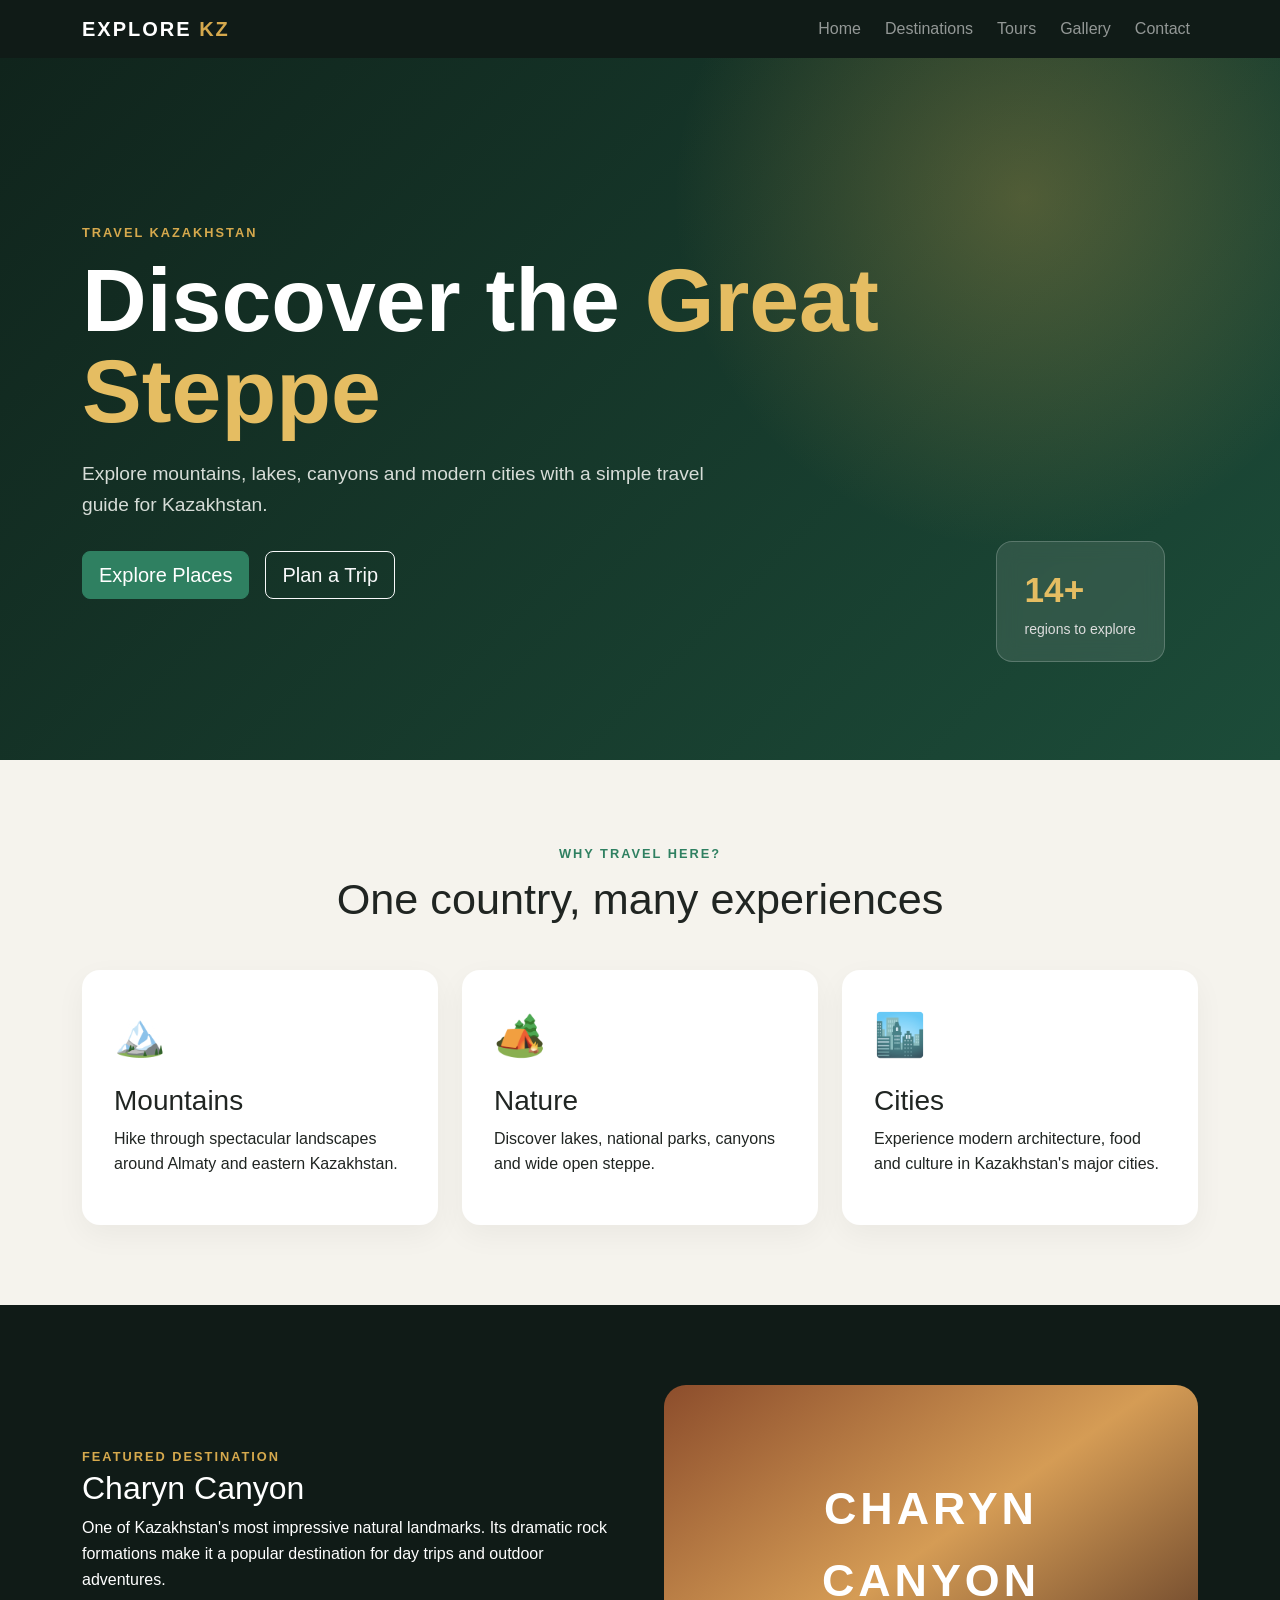
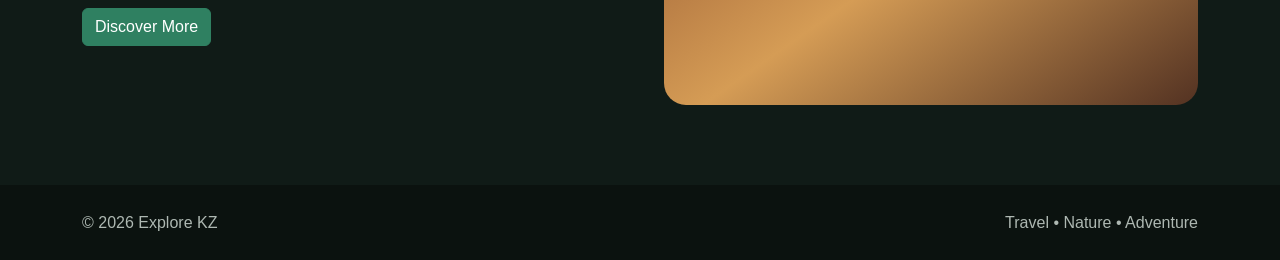
<file: index.html>
<!DOCTYPE html>
<html lang="en">
<head>
<meta charset="UTF-8">
<meta name="viewport" content="width=device-width, initial-scale=1.0">
<title>Home | Explore KZ</title>
<link href="https://cdn.jsdelivr.net/npm/bootstrap@5.3.3/dist/css/bootstrap.min.css" rel="stylesheet">
<link rel="stylesheet" href="styles.css">
</head>
<body>
<nav class="navbar navbar-expand-lg navbar-dark custom-nav sticky-top">
<div class="container">
<a class="navbar-brand fw-bold" href="index.html">EXPLORE <span>KZ</span></a>
<button class="navbar-toggler" type="button" data-bs-toggle="collapse" data-bs-target="#nav"><span class="navbar-toggler-icon"></span></button>
<div class="collapse navbar-collapse" id="nav">
<ul class="navbar-nav ms-auto">
<li class="nav-item"><a class="nav-link" href="index.html">Home</a></li>
<li class="nav-item"><a class="nav-link" href="destinations.html">Destinations</a></li>
<li class="nav-item"><a class="nav-link" href="tours.html">Tours</a></li>
<li class="nav-item"><a class="nav-link" href="gallery.html">Gallery</a></li>
<li class="nav-item"><a class="nav-link" href="contact.html">Contact</a></li>
</ul>
</div>
</div>
</nav>
<main>
<section class="hero">
<div class="container hero-content">
<span class="eyebrow">TRAVEL KAZAKHSTAN</span>
<h1>Discover the <span>Great Steppe</span></h1>
<p>Explore mountains, lakes, canyons and modern cities with a simple travel guide for Kazakhstan.</p>
<div class="d-flex gap-3 flex-wrap">
<a href="destinations.html" class="btn btn-primary btn-lg">Explore Places</a>
<a href="contact.html" class="btn btn-outline-light btn-lg">Plan a Trip</a>
</div>
</div>
<div class="hero-badge"><strong>14+</strong><small>regions to explore</small></div>
</section>

<section class="section">
<div class="container">
<div class="section-title"><span>WHY TRAVEL HERE?</span><h2>One country, many experiences</h2></div>
<div class="feature-grid">
<article><div class="icon">🏔️</div><h3>Mountains</h3><p>Hike through spectacular landscapes around Almaty and eastern Kazakhstan.</p></article>
<article><div class="icon">🏕️</div><h3>Nature</h3><p>Discover lakes, national parks, canyons and wide open steppe.</p></article>
<article><div class="icon">🏙️</div><h3>Cities</h3><p>Experience modern architecture, food and culture in Kazakhstan's major cities.</p></article>
</div>
</div>
</section>

<section class="dark-section section">
<div class="container">
<div class="row align-items-center g-5">
<div class="col-lg-6"><span class="eyebrow">FEATURED DESTINATION</span><h2>Charyn Canyon</h2>
<p>One of Kazakhstan's most impressive natural landmarks. Its dramatic rock formations make it a popular destination for day trips and outdoor adventures.</p>
<a class="btn btn-primary" href="destinations.html">Discover More</a></div>
<div class="col-lg-6"><div class="canyon-visual"><span>CHARYN<br>CANYON</span></div></div>
</div>
</div>
</section>
</main><footer class="footer"><div class="container d-flex justify-content-between flex-wrap gap-2">
<span>© 2026 Explore KZ</span><span>Travel • Nature • Adventure</span>
</div></footer>
<script src="https://cdn.jsdelivr.net/npm/bootstrap@5.3.3/dist/js/bootstrap.bundle.min.js"></script>
</body></html>
</file>
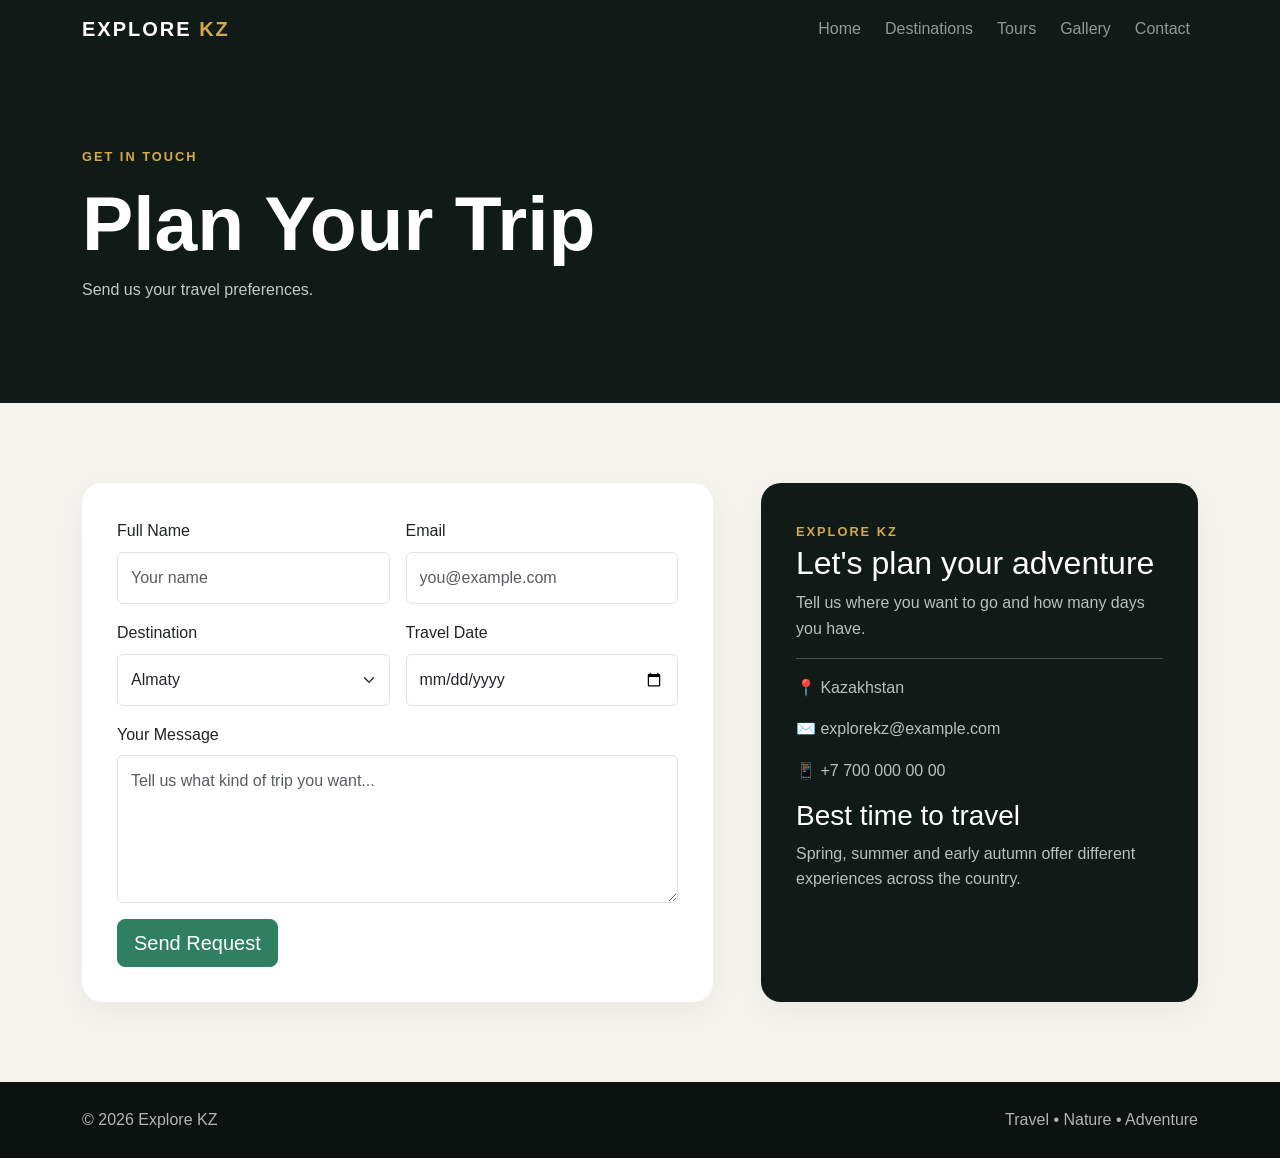
<file: contact.html>
<!DOCTYPE html>
<html lang="en">
<head>
<meta charset="UTF-8">
<meta name="viewport" content="width=device-width, initial-scale=1.0">
<title>Contact | Explore KZ</title>
<link href="https://cdn.jsdelivr.net/npm/bootstrap@5.3.3/dist/css/bootstrap.min.css" rel="stylesheet">
<link rel="stylesheet" href="styles.css">
</head>
<body>
<nav class="navbar navbar-expand-lg navbar-dark custom-nav sticky-top">
<div class="container">
<a class="navbar-brand fw-bold" href="index.html">EXPLORE <span>KZ</span></a>
<button class="navbar-toggler" type="button" data-bs-toggle="collapse" data-bs-target="#nav"><span class="navbar-toggler-icon"></span></button>
<div class="collapse navbar-collapse" id="nav">
<ul class="navbar-nav ms-auto">
<li class="nav-item"><a class="nav-link" href="index.html">Home</a></li>
<li class="nav-item"><a class="nav-link" href="destinations.html">Destinations</a></li>
<li class="nav-item"><a class="nav-link" href="tours.html">Tours</a></li>
<li class="nav-item"><a class="nav-link" href="gallery.html">Gallery</a></li>
<li class="nav-item"><a class="nav-link" href="contact.html">Contact</a></li>
</ul>
</div>
</div>
</nav>
<main>
<section class="page-header"><div class="container"><span class="eyebrow">GET IN TOUCH</span><h1>Plan Your Trip</h1><p>Send us your travel preferences.</p></div></section>
<section class="section"><div class="container"><div class="row g-5">
<div class="col-lg-7"><form class="contact-form" action="#" method="post">
<div class="row g-3">
<div class="col-md-6"><label for="name" class="form-label">Full Name</label><input id="name" name="name" class="form-control" type="text" placeholder="Your name" required></div>
<div class="col-md-6"><label for="email" class="form-label">Email</label><input id="email" name="email" class="form-control" type="email" placeholder="you@example.com" required></div>
<div class="col-md-6"><label for="destination" class="form-label">Destination</label><select id="destination" name="destination" class="form-select"><option>Almaty</option><option>Charyn Canyon</option><option>Burabay</option><option>Other</option></select></div>
<div class="col-md-6"><label for="date" class="form-label">Travel Date</label><input id="date" name="date" class="form-control" type="date"></div>
<div class="col-12"><label for="message" class="form-label">Your Message</label><textarea id="message" name="message" class="form-control" rows="5" placeholder="Tell us what kind of trip you want..."></textarea></div>
<div class="col-12"><button type="submit" class="btn btn-primary btn-lg">Send Request</button></div>
</div></form></div>
<div class="col-lg-5"><aside class="contact-card"><span class="eyebrow">EXPLORE KZ</span><h2>Let's plan your adventure</h2><p>Tell us where you want to go and how many days you have.</p><hr><p>📍 Kazakhstan</p><p>✉️ explorekz@example.com</p><p>📱 +7 700 000 00 00</p><h3>Best time to travel</h3><p>Spring, summer and early autumn offer different experiences across the country.</p></aside></div>
</div></div></section></main><footer class="footer"><div class="container d-flex justify-content-between flex-wrap gap-2">
<span>© 2026 Explore KZ</span><span>Travel • Nature • Adventure</span>
</div></footer>
<script src="https://cdn.jsdelivr.net/npm/bootstrap@5.3.3/dist/js/bootstrap.bundle.min.js"></script>
</body></html>
</file>
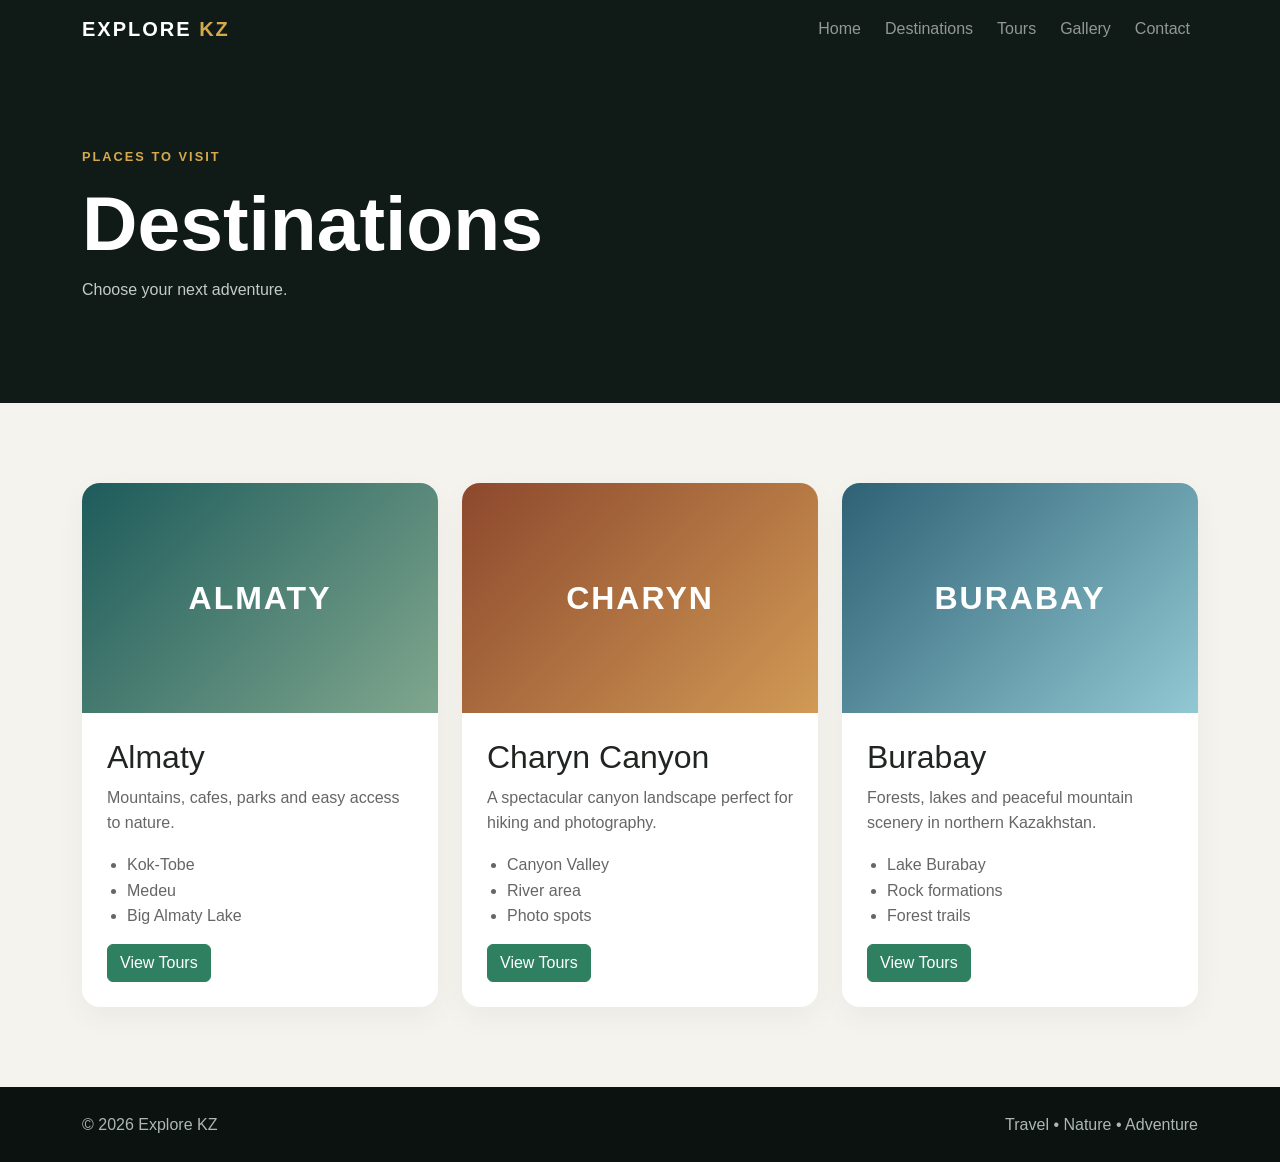
<file: destinations.html>
<!DOCTYPE html>
<html lang="en">
<head>
<meta charset="UTF-8">
<meta name="viewport" content="width=device-width, initial-scale=1.0">
<title>Destinations | Explore KZ</title>
<link href="https://cdn.jsdelivr.net/npm/bootstrap@5.3.3/dist/css/bootstrap.min.css" rel="stylesheet">
<link rel="stylesheet" href="styles.css">
</head>
<body>
<nav class="navbar navbar-expand-lg navbar-dark custom-nav sticky-top">
<div class="container">
<a class="navbar-brand fw-bold" href="index.html">EXPLORE <span>KZ</span></a>
<button class="navbar-toggler" type="button" data-bs-toggle="collapse" data-bs-target="#nav"><span class="navbar-toggler-icon"></span></button>
<div class="collapse navbar-collapse" id="nav">
<ul class="navbar-nav ms-auto">
<li class="nav-item"><a class="nav-link" href="index.html">Home</a></li>
<li class="nav-item"><a class="nav-link" href="destinations.html">Destinations</a></li>
<li class="nav-item"><a class="nav-link" href="tours.html">Tours</a></li>
<li class="nav-item"><a class="nav-link" href="gallery.html">Gallery</a></li>
<li class="nav-item"><a class="nav-link" href="contact.html">Contact</a></li>
</ul>
</div>
</div>
</nav>
<main>
<section class="page-header"><div class="container"><span class="eyebrow">PLACES TO VISIT</span><h1>Destinations</h1><p>Choose your next adventure.</p></div></section>
<section class="section"><div class="container"><div class="destination-grid">
<article class="destination-card"><div class="dest-img mountains">ALMATY</div><div class="dest-body"><h2>Almaty</h2><p>Mountains, cafes, parks and easy access to nature.</p><ul><li>Kok-Tobe</li><li>Medeu</li><li>Big Almaty Lake</li></ul><a href="tours.html" class="btn btn-primary">View Tours</a></div></article>
<article class="destination-card"><div class="dest-img canyon">CHARYN</div><div class="dest-body"><h2>Charyn Canyon</h2><p>A spectacular canyon landscape perfect for hiking and photography.</p><ul><li>Canyon Valley</li><li>River area</li><li>Photo spots</li></ul><a href="tours.html" class="btn btn-primary">View Tours</a></div></article>
<article class="destination-card"><div class="dest-img lakes">BURABAY</div><div class="dest-body"><h2>Burabay</h2><p>Forests, lakes and peaceful mountain scenery in northern Kazakhstan.</p><ul><li>Lake Burabay</li><li>Rock formations</li><li>Forest trails</li></ul><a href="tours.html" class="btn btn-primary">View Tours</a></div></article>
</div></div></section></main><footer class="footer"><div class="container d-flex justify-content-between flex-wrap gap-2">
<span>© 2026 Explore KZ</span><span>Travel • Nature • Adventure</span>
</div></footer>
<script src="https://cdn.jsdelivr.net/npm/bootstrap@5.3.3/dist/js/bootstrap.bundle.min.js"></script>
</body></html>
</file>
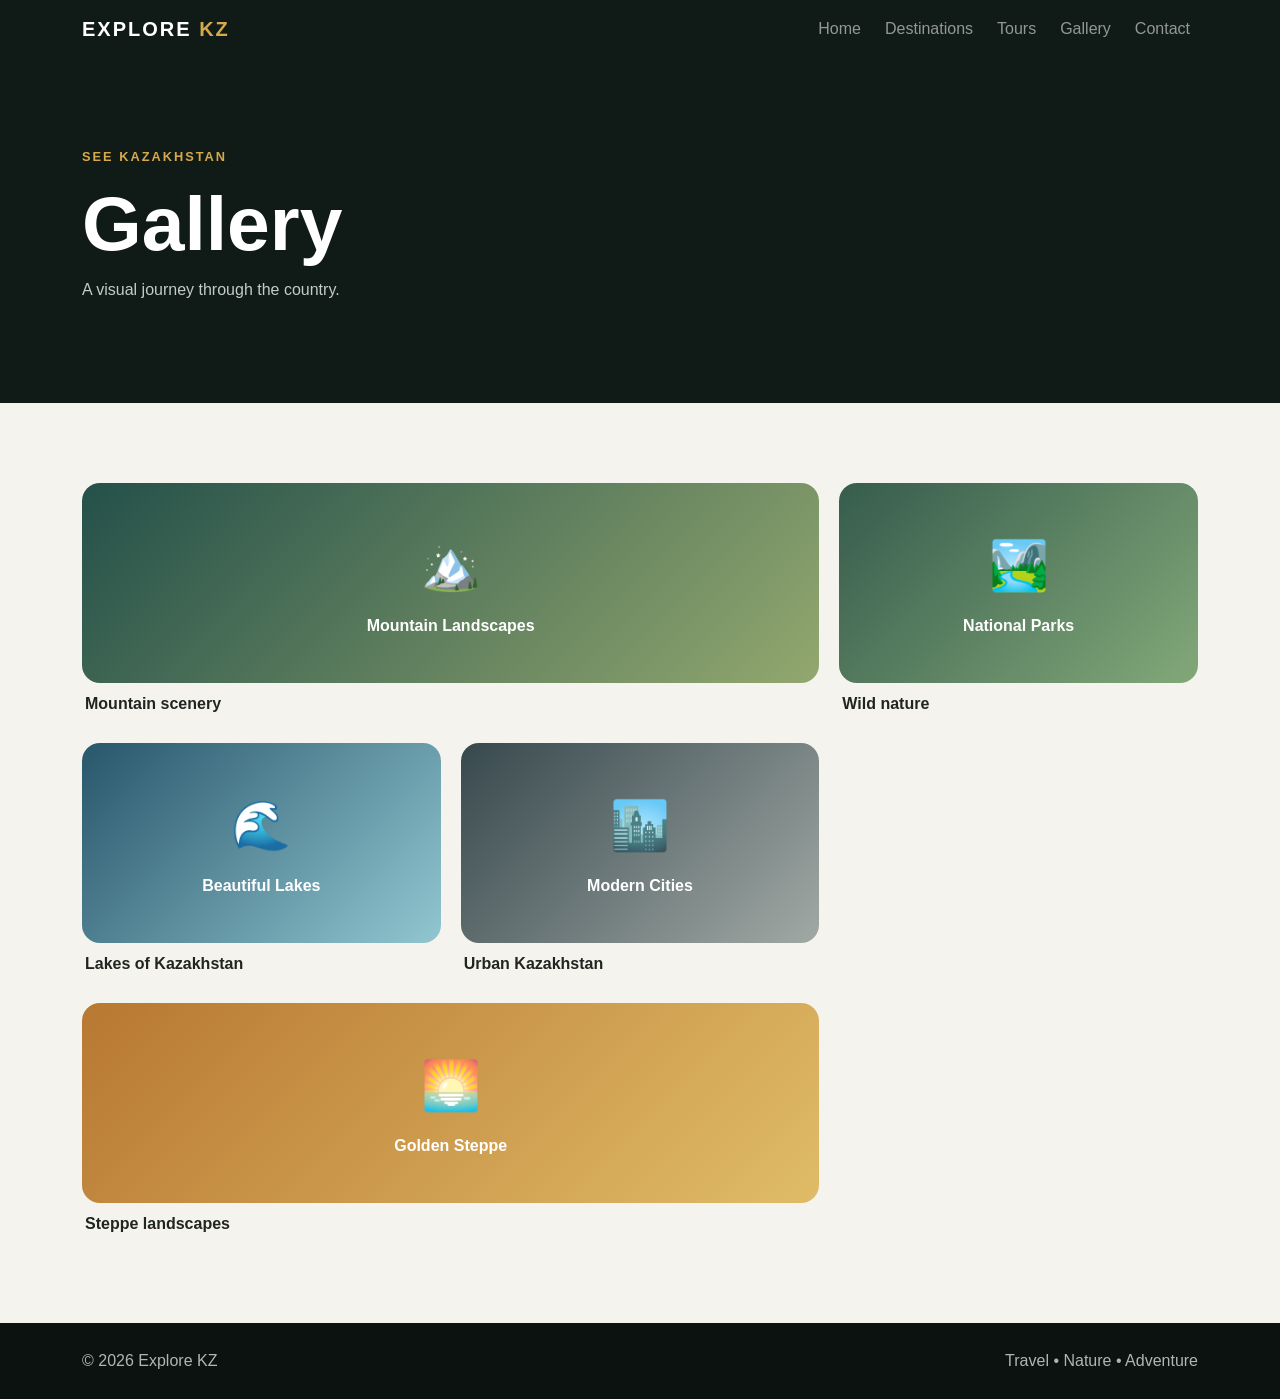
<file: gallery.html>
<!DOCTYPE html>
<html lang="en">
<head>
<meta charset="UTF-8">
<meta name="viewport" content="width=device-width, initial-scale=1.0">
<title>Gallery | Explore KZ</title>
<link href="https://cdn.jsdelivr.net/npm/bootstrap@5.3.3/dist/css/bootstrap.min.css" rel="stylesheet">
<link rel="stylesheet" href="styles.css">
</head>
<body>
<nav class="navbar navbar-expand-lg navbar-dark custom-nav sticky-top">
<div class="container">
<a class="navbar-brand fw-bold" href="index.html">EXPLORE <span>KZ</span></a>
<button class="navbar-toggler" type="button" data-bs-toggle="collapse" data-bs-target="#nav"><span class="navbar-toggler-icon"></span></button>
<div class="collapse navbar-collapse" id="nav">
<ul class="navbar-nav ms-auto">
<li class="nav-item"><a class="nav-link" href="index.html">Home</a></li>
<li class="nav-item"><a class="nav-link" href="destinations.html">Destinations</a></li>
<li class="nav-item"><a class="nav-link" href="tours.html">Tours</a></li>
<li class="nav-item"><a class="nav-link" href="gallery.html">Gallery</a></li>
<li class="nav-item"><a class="nav-link" href="contact.html">Contact</a></li>
</ul>
</div>
</div>
</nav>
<main>
<section class="page-header"><div class="container"><span class="eyebrow">SEE KAZAKHSTAN</span><h1>Gallery</h1><p>A visual journey through the country.</p></div></section>
<section class="section"><div class="container"><div class="gallery-grid">
<figure class="gallery-item large"><div class="gallery-box g1">🏔️<span>Mountain Landscapes</span></div><figcaption>Mountain scenery</figcaption></figure>
<figure class="gallery-item"><div class="gallery-box g2">🏞️<span>National Parks</span></div><figcaption>Wild nature</figcaption></figure>
<figure class="gallery-item"><div class="gallery-box g3">🌊<span>Beautiful Lakes</span></div><figcaption>Lakes of Kazakhstan</figcaption></figure>
<figure class="gallery-item"><div class="gallery-box g4">🏙️<span>Modern Cities</span></div><figcaption>Urban Kazakhstan</figcaption></figure>
<figure class="gallery-item large"><div class="gallery-box g5">🌅<span>Golden Steppe</span></div><figcaption>Steppe landscapes</figcaption></figure>
</div></div></section></main><footer class="footer"><div class="container d-flex justify-content-between flex-wrap gap-2">
<span>© 2026 Explore KZ</span><span>Travel • Nature • Adventure</span>
</div></footer>
<script src="https://cdn.jsdelivr.net/npm/bootstrap@5.3.3/dist/js/bootstrap.bundle.min.js"></script>
</body></html>
</file>
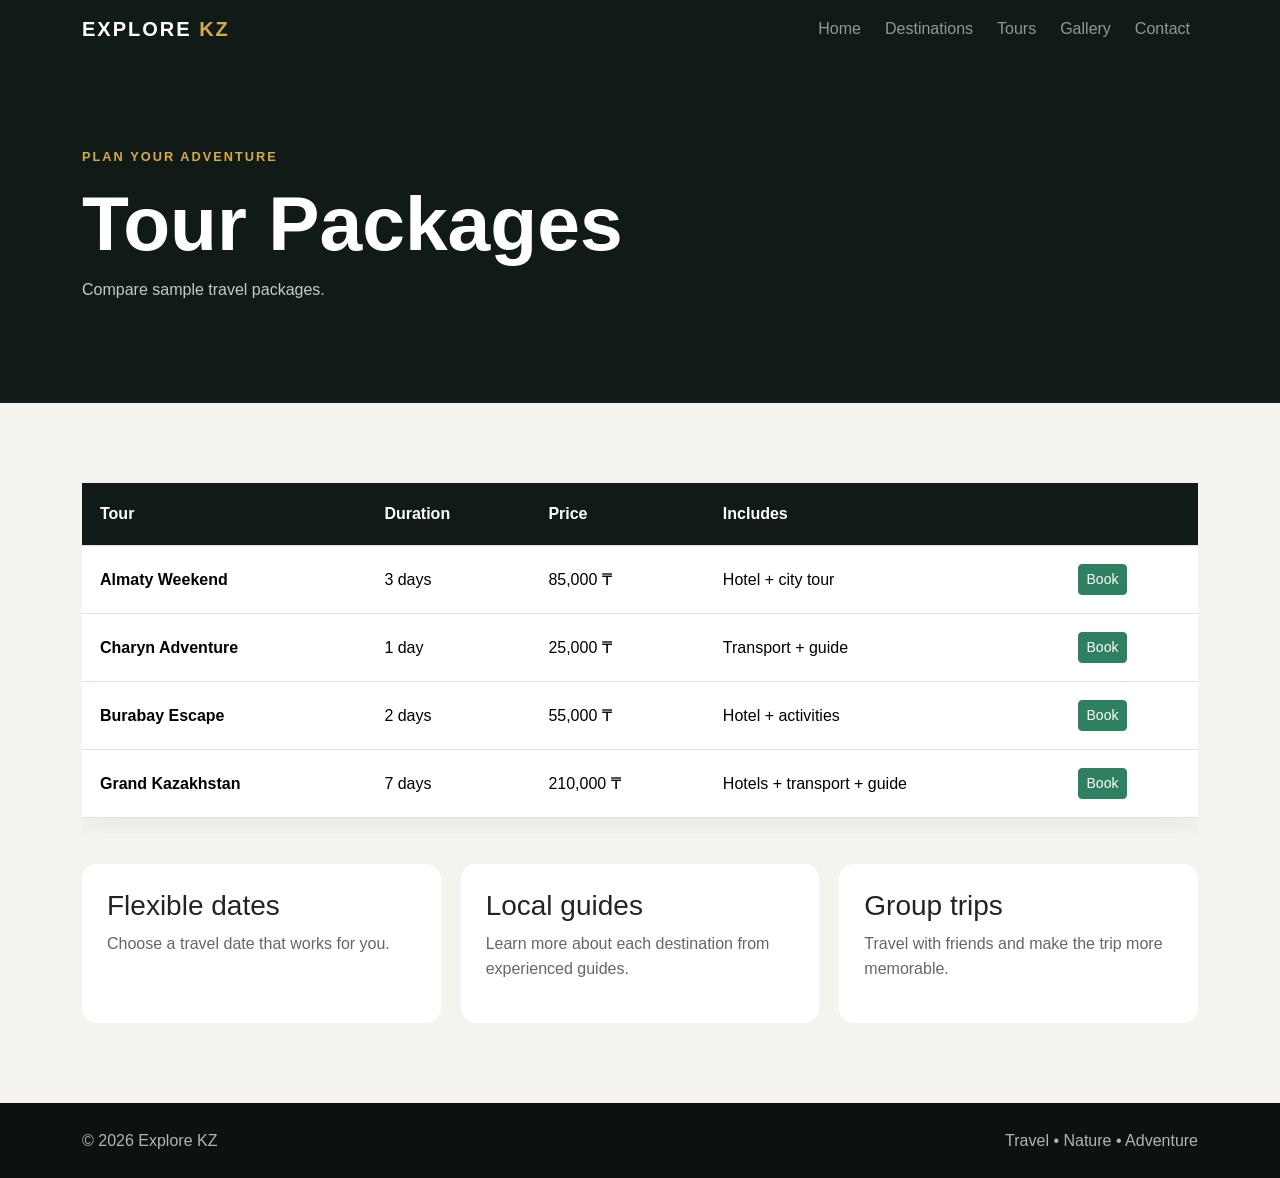
<file: tours.html>
<!DOCTYPE html>
<html lang="en">
<head>
<meta charset="UTF-8">
<meta name="viewport" content="width=device-width, initial-scale=1.0">
<title>Tours | Explore KZ</title>
<link href="https://cdn.jsdelivr.net/npm/bootstrap@5.3.3/dist/css/bootstrap.min.css" rel="stylesheet">
<link rel="stylesheet" href="styles.css">
</head>
<body>
<nav class="navbar navbar-expand-lg navbar-dark custom-nav sticky-top">
<div class="container">
<a class="navbar-brand fw-bold" href="index.html">EXPLORE <span>KZ</span></a>
<button class="navbar-toggler" type="button" data-bs-toggle="collapse" data-bs-target="#nav"><span class="navbar-toggler-icon"></span></button>
<div class="collapse navbar-collapse" id="nav">
<ul class="navbar-nav ms-auto">
<li class="nav-item"><a class="nav-link" href="index.html">Home</a></li>
<li class="nav-item"><a class="nav-link" href="destinations.html">Destinations</a></li>
<li class="nav-item"><a class="nav-link" href="tours.html">Tours</a></li>
<li class="nav-item"><a class="nav-link" href="gallery.html">Gallery</a></li>
<li class="nav-item"><a class="nav-link" href="contact.html">Contact</a></li>
</ul>
</div>
</div>
</nav>
<main>
<section class="page-header"><div class="container"><span class="eyebrow">PLAN YOUR ADVENTURE</span><h1>Tour Packages</h1><p>Compare sample travel packages.</p></div></section>
<section class="section"><div class="container">
<div class="table-responsive"><table class="table tour-table align-middle">
<thead><tr><th>Tour</th><th>Duration</th><th>Price</th><th>Includes</th><th></th></tr></thead>
<tbody>
<tr><td><strong>Almaty Weekend</strong></td><td>3 days</td><td>85,000 ₸</td><td>Hotel + city tour</td><td><a href="contact.html" class="btn btn-sm btn-primary">Book</a></td></tr>
<tr><td><strong>Charyn Adventure</strong></td><td>1 day</td><td>25,000 ₸</td><td>Transport + guide</td><td><a href="contact.html" class="btn btn-sm btn-primary">Book</a></td></tr>
<tr><td><strong>Burabay Escape</strong></td><td>2 days</td><td>55,000 ₸</td><td>Hotel + activities</td><td><a href="contact.html" class="btn btn-sm btn-primary">Book</a></td></tr>
<tr><td><strong>Grand Kazakhstan</strong></td><td>7 days</td><td>210,000 ₸</td><td>Hotels + transport + guide</td><td><a href="contact.html" class="btn btn-sm btn-primary">Book</a></td></tr>
</tbody></table></div>
<div class="info-grid"><div><h3>Flexible dates</h3><p>Choose a travel date that works for you.</p></div><div><h3>Local guides</h3><p>Learn more about each destination from experienced guides.</p></div><div><h3>Group trips</h3><p>Travel with friends and make the trip more memorable.</p></div></div>
</div></section></main><footer class="footer"><div class="container d-flex justify-content-between flex-wrap gap-2">
<span>© 2026 Explore KZ</span><span>Travel • Nature • Adventure</span>
</div></footer>
<script src="https://cdn.jsdelivr.net/npm/bootstrap@5.3.3/dist/js/bootstrap.bundle.min.js"></script>
</body></html>
</file>
<file: styles.css>
*{margin:0;padding:0;box-sizing:border-box}
:root{--dark:#101b17;--green:#2f8061;--gold:#d6a94d;--light:#f5f3ed;--muted:#6c716d}
body{font-family:Arial,sans-serif;background:var(--light);color:#202522;line-height:1.6}
.custom-nav{background:var(--dark)!important}.navbar-brand{letter-spacing:2px}.navbar-brand span{color:#d6a94d}.nav-link{margin-left:8px}.nav-link:hover,.nav-link.active{color:#d6a94d!important}
.hero{min-height:78vh;display:flex;align-items:center;position:relative;overflow:hidden;color:#fff;background:radial-gradient(circle at 80% 20%,rgba(214,169,77,.3),transparent 30%),linear-gradient(135deg,#10241c,#1c4c39)}
.hero-content{position:relative;z-index:2}.eyebrow{color:#d6a94d;font-weight:700;letter-spacing:2px;font-size:.8rem}.hero h1{font-size:clamp(3rem,7vw,6rem);font-weight:800;line-height:1.02;max-width:850px;margin:10px 0 22px}.hero h1 span{color:#e5bd62}.hero p{max-width:650px;color:#d7ddd8;font-size:1.2rem;margin-bottom:30px}
.hero-badge{position:absolute;right:9%;bottom:14%;background:rgba(255,255,255,.1);border:1px solid rgba(255,255,255,.2);backdrop-filter:blur(10px);padding:20px 28px;border-radius:16px;display:flex;flex-direction:column}.hero-badge strong{font-size:2.2rem;color:#e5bd62}.hero-badge small{color:#ddd}
.section{padding:80px 0}.section-title{text-align:center;margin-bottom:45px}.section-title span{color:var(--green);font-weight:700;letter-spacing:2px;font-size:.8rem}.section-title h2{font-size:2.7rem;margin-top:8px}
.feature-grid{display:flex;gap:24px;justify-content:center;flex-wrap:wrap}.feature-grid article{flex:1 1 250px;background:#fff;padding:32px;border-radius:18px;box-shadow:0 10px 30px #0000000c}.feature-grid article:hover{transform:translateY(-5px);transition:.2s}.icon{font-size:2.6rem;margin-bottom:15px}
.dark-section{background:var(--dark);color:#fff}.canyon-visual{height:320px;border-radius:22px;display:flex;align-items:center;justify-content:center;text-align:center;font-size:2.8rem;font-weight:800;letter-spacing:4px;background:linear-gradient(145deg,#8c4d2c,#d59c55,#533222)}
.page-header{padding:85px 0;background:var(--dark);color:#fff}.page-header h1{font-size:clamp(2.8rem,6vw,5rem);font-weight:800;margin:8px 0}.page-header p{color:#c3cbc6}
.destination-grid{display:grid;grid-template-columns:repeat(3,1fr);gap:24px}.destination-card{background:#fff;border-radius:18px;overflow:hidden;box-shadow:0 10px 30px #0000000b}.dest-img{height:230px;display:flex;align-items:center;justify-content:center;color:#fff;font-size:2rem;font-weight:800;letter-spacing:2px}.mountains{background:linear-gradient(135deg,#1d5b5b,#80a78e)}.canyon{background:linear-gradient(135deg,#8d482d,#d19a55)}.lakes{background:linear-gradient(135deg,#2e6174,#92c8d3)}.dest-body{padding:25px}.dest-body p{color:#666}.dest-body ul{color:#666;padding-left:20px;margin:15px 0}
.tour-table{background:#fff;box-shadow:0 10px 30px #0000000b}.tour-table th{background:var(--dark);color:#fff;padding:18px}.tour-table td{padding:18px}.info-grid{display:grid;grid-template-columns:repeat(3,1fr);gap:20px;margin-top:30px}.info-grid>div{background:#fff;padding:25px;border-radius:15px}.info-grid p{color:#666}
.gallery-grid{display:grid;grid-template-columns:repeat(3,1fr);grid-auto-rows:240px;gap:20px}.gallery-item{margin:0}.gallery-item.large{grid-column:span 2}.gallery-box{height:200px;border-radius:18px;display:flex;align-items:center;justify-content:center;flex-direction:column;color:#fff;font-size:3rem;font-weight:700}.gallery-box span{font-size:1rem;margin-top:8px}.g1{background:linear-gradient(135deg,#24504a,#93a86f)}.g2{background:linear-gradient(135deg,#365c4d,#82a879)}.g3{background:linear-gradient(135deg,#28566b,#91c7d1)}.g4{background:linear-gradient(135deg,#37484d,#a1a9a5)}.g5{background:linear-gradient(135deg,#b87832,#e0bc67)}.gallery-item figcaption{font-weight:700;padding:8px 3px}
.contact-form,.contact-card{background:#fff;padding:35px;border-radius:20px;box-shadow:0 10px 30px #0000000b}.contact-card{background:var(--dark);color:#fff;height:100%}.contact-card p{color:#b9c1bc}.form-control,.form-select{padding:13px}.footer{background:#0b120f;color:#aeb8b2;padding:25px 0}
.btn-primary{background:var(--green);border-color:var(--green)}.btn-primary:hover{background:#23654c;border-color:#23654c}
@media(max-width:992px){.destination-grid{grid-template-columns:repeat(2,1fr)}.info-grid{grid-template-columns:repeat(2,1fr)}.gallery-grid{grid-template-columns:repeat(2,1fr)}.hero-badge{right:4%}}
@media(max-width:576px){.section{padding:55px 0}.destination-grid,.info-grid,.gallery-grid{grid-template-columns:1fr}.gallery-item.large{grid-column:span 1}.hero h1{font-size:3rem}.hero-badge{display:none}.page-header{padding:60px 0}.contact-form,.contact-card{padding:25px}}
</file>
